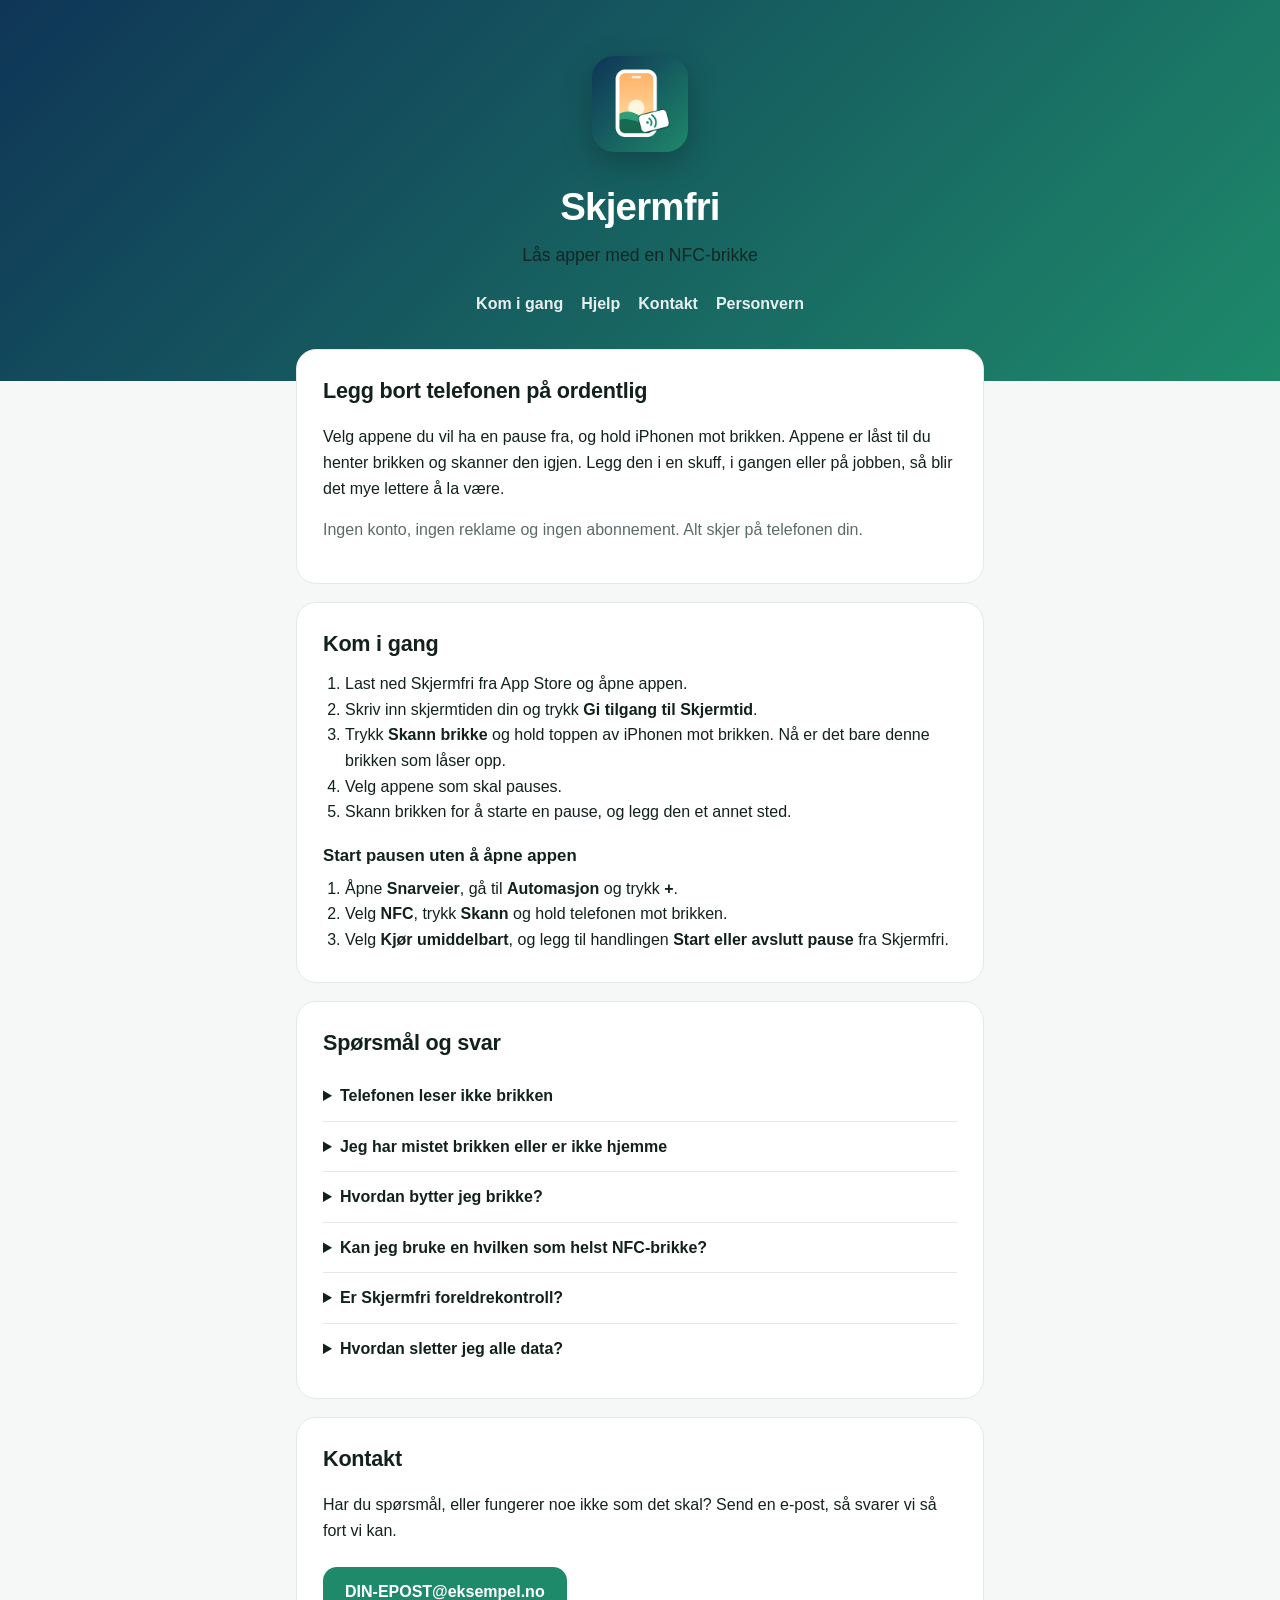
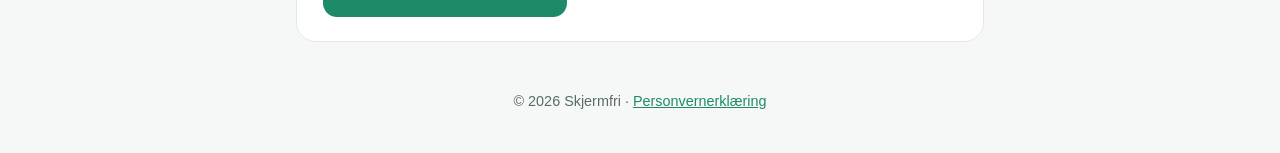
<file: index.html>
<!DOCTYPE html>
<html lang="no">
<head>
<meta charset="utf-8">
<meta name="viewport" content="width=device-width, initial-scale=1">
<title>Skjermfri: lås apper med en NFC-brikke</title>
<meta name="description" content="Skjermfri låser appene som stjeler tiden din til du henter brikken og skanner den igjen.">
<link rel="icon" href="ikon.png">
<link rel="apple-touch-icon" href="ikon.png">
<link rel="stylesheet" href="style.css">
</head>
<body>
<header class="hero">
  <img src="ikon.png" alt="Skjermfri-ikonet">
  <h1>Skjermfri</h1>
  <p>Lås apper med en NFC-brikke</p>
  <nav><a href="#kom-i-gang">Kom i gang</a><a href="#hjelp">Hjelp</a><a href="#kontakt">Kontakt</a><a href="personvern">Personvern</a></nav>
</header>

<main>
  <section class="card">
    <h2>Legg bort telefonen på ordentlig</h2>
    <p>Velg appene du vil ha en pause fra, og hold iPhonen mot brikken. Appene er låst til du henter brikken og skanner den igjen. Legg den i en skuff, i gangen eller på jobben, så blir det mye lettere å la være.</p>
    <p class="muted">Ingen konto, ingen reklame og ingen abonnement. Alt skjer på telefonen din.</p>
  </section>

  <section class="card" id="kom-i-gang">
    <h2>Kom i gang</h2>
    <ol>
      <li>Last ned Skjermfri fra App Store og åpne appen.</li>
      <li>Skriv inn skjermtiden din og trykk <strong>Gi tilgang til Skjermtid</strong>.</li>
      <li>Trykk <strong>Skann brikke</strong> og hold toppen av iPhonen mot brikken. Nå er det bare denne brikken som låser opp.</li>
      <li>Velg appene som skal pauses.</li>
      <li>Skann brikken for å starte en pause, og legg den et annet sted.</li>
    </ol>
    <h3>Start pausen uten å åpne appen</h3>
    <ol>
      <li>Åpne <strong>Snarveier</strong>, gå til <strong>Automasjon</strong> og trykk <strong>+</strong>.</li>
      <li>Velg <strong>NFC</strong>, trykk <strong>Skann</strong> og hold telefonen mot brikken.</li>
      <li>Velg <strong>Kjør umiddelbart</strong>, og legg til handlingen <strong>Start eller avslutt pause</strong> fra Skjermfri.</li>
    </ol>
  </section>

  <section class="card" id="hjelp">
    <h2>Spørsmål og svar</h2>
    <details>
      <summary>Telefonen leser ikke brikken</summary>
      <p>Hold toppen av iPhonen, ved kameraet, helt inntil brikken i et par sekunder. Tykke deksler og MagSafe-lommebøker kan stå i veien. Skjermfri virker med iPhone XS og nyere.</p>
    </details>
    <details>
      <summary>Jeg har mistet brikken eller er ikke hjemme</summary>
      <p>Trykk <strong>Har du ikke brikken? Nødopplåsing</strong> på hovedskjermen og velg 1 time eller 24 timer. Appene låses opp når tiden er ute.</p>
    </details>
    <details>
      <summary>Hvordan bytter jeg brikke?</summary>
      <p>Avslutt pausen først. Gå så til Innstillinger i Skjermfri, trykk <strong>Bytt brikke</strong> og skann den nye.</p>
    </details>
    <details>
      <summary>Kan jeg bruke en hvilken som helst NFC-brikke?</summary>
      <p>Ja, de fleste vanlige NFC-brikker fungerer. Bruk gjerne en tom brikke, ellers kan iPhonen åpne lenken som ligger på den.</p>
    </details>
    <details>
      <summary>Er Skjermfri foreldrekontroll?</summary>
      <p>Nei. Skjermfri er et verktøy du bruker på din egen telefon for å holde deg til dine egne regler.</p>
    </details>
    <details>
      <summary>Hvordan sletter jeg alle data?</summary>
      <p>Slett appen. All informasjon ligger bare på telefonen din og forsvinner sammen med appen.</p>
    </details>
  </section>

  <section class="card" id="kontakt">
    <h2>Kontakt</h2>
    <p>Har du spørsmål, eller fungerer noe ikke som det skal? Send en e-post, så svarer vi så fort vi kan.</p>
    <a class="button" href="mailto:DIN-EPOST@eksempel.no">DIN-EPOST@eksempel.no</a>
  </section>
</main>

<footer>© 2026 Skjermfri · <a href="personvern">Personvernerklæring</a></footer>
</body>
</html>
</file>
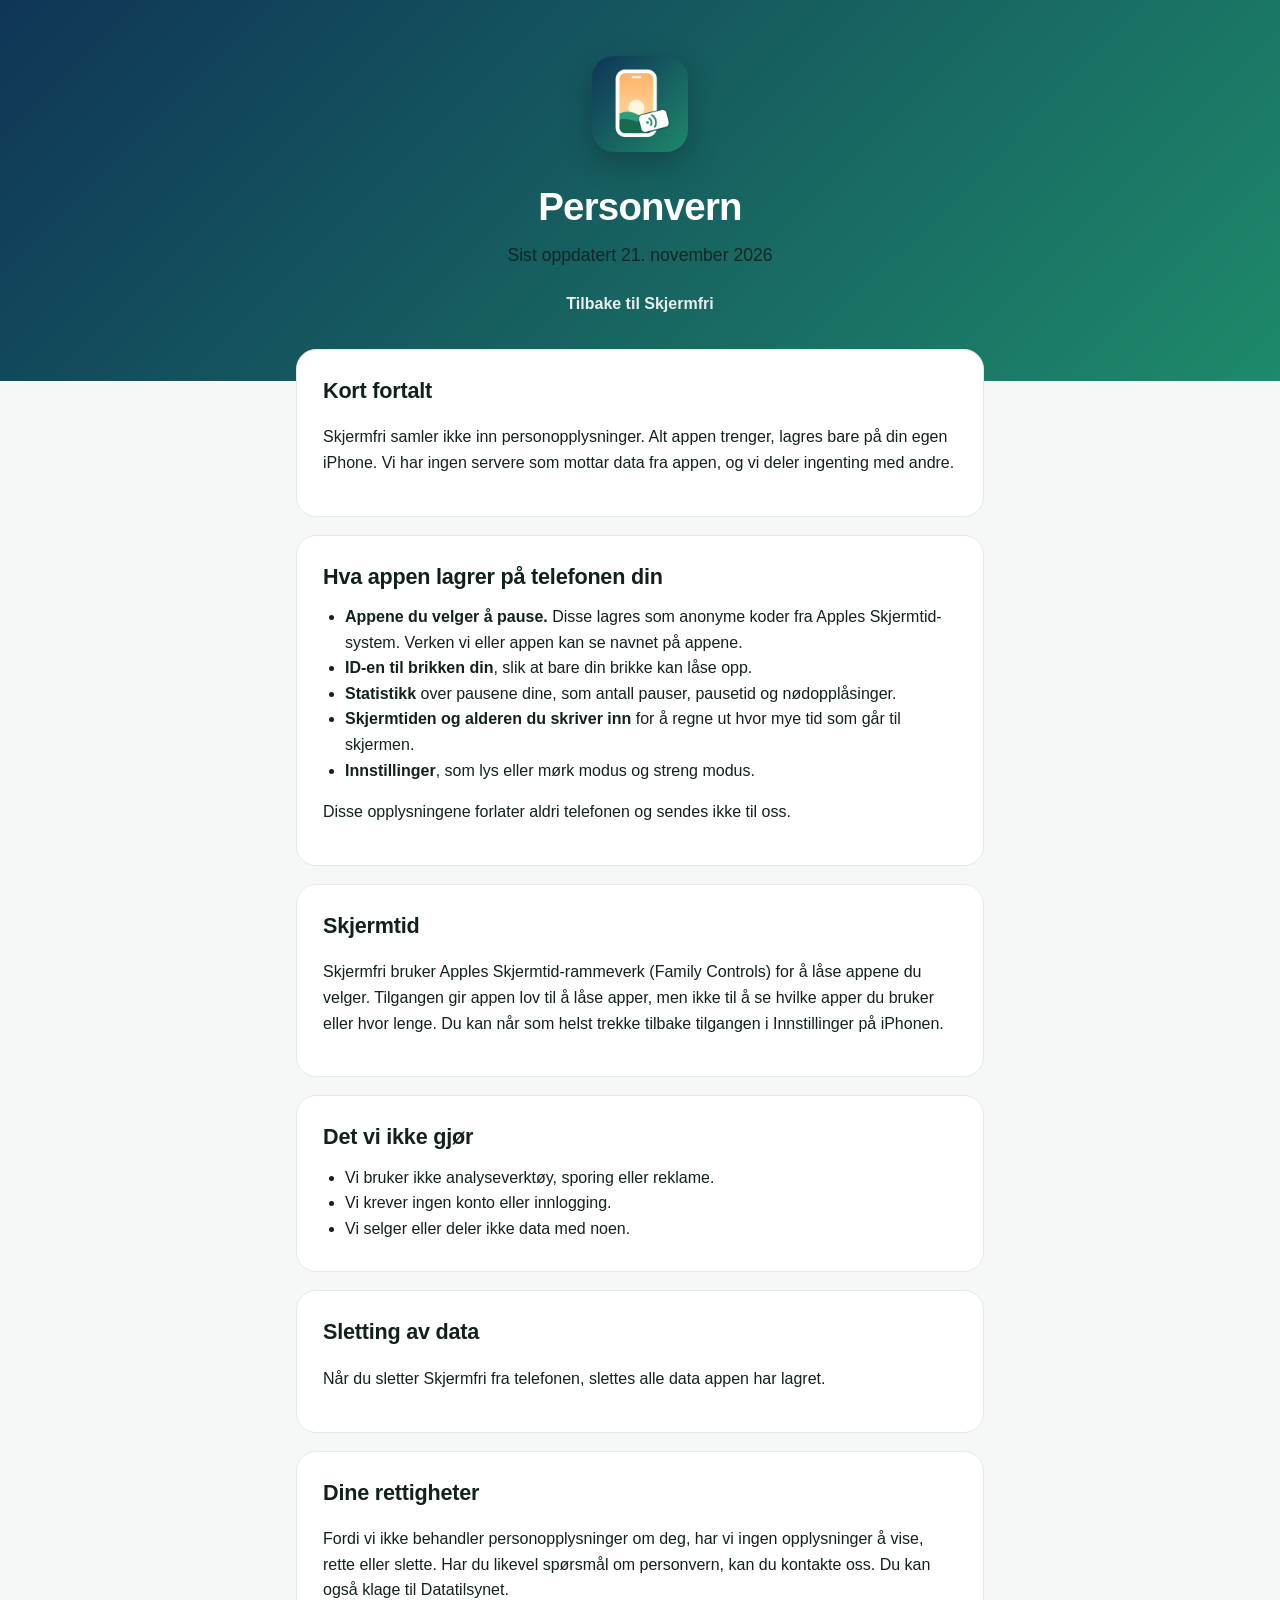
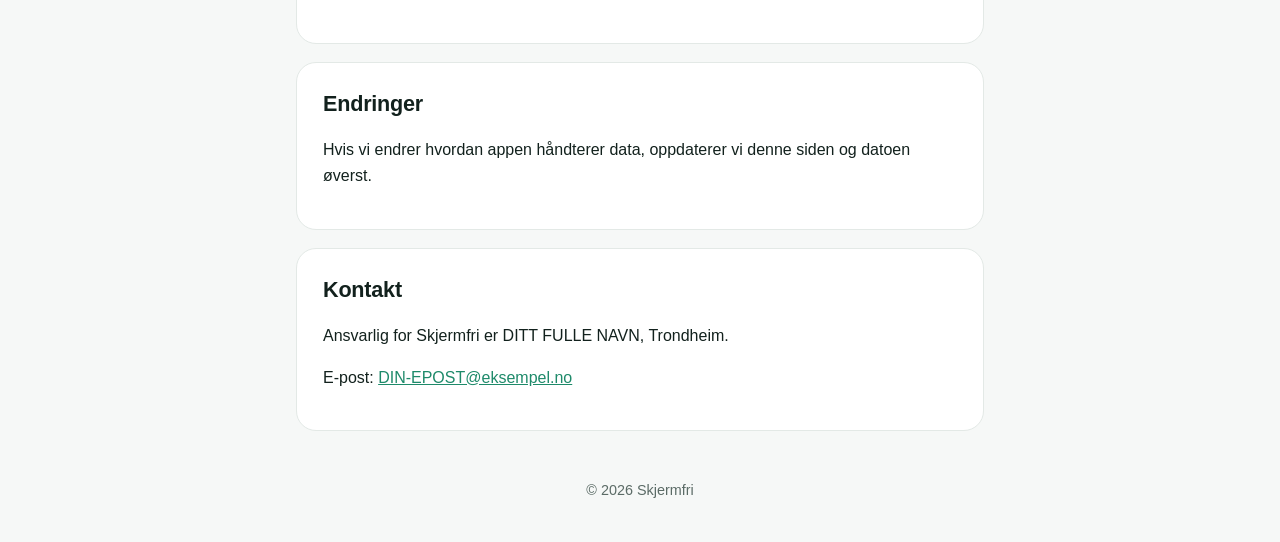
<file: personvern.html>
<!DOCTYPE html>
<html lang="no">
<head>
<meta charset="utf-8">
<meta name="viewport" content="width=device-width, initial-scale=1">
<title>Personvernerklæring for Skjermfri</title>
<link rel="icon" href="ikon.png">
<link rel="stylesheet" href="style.css">
</head>
<body>
<header class="hero">
  <img src="ikon.png" alt="Skjermfri-ikonet">
  <h1>Personvern</h1>
  <p>Sist oppdatert 21. november 2026</p>
  <nav><a href="/">Tilbake til Skjermfri</a></nav>
</header>

<main>
  <section class="card">
    <h2>Kort fortalt</h2>
    <p>Skjermfri samler ikke inn personopplysninger. Alt appen trenger, lagres bare på din egen iPhone. Vi har ingen servere som mottar data fra appen, og vi deler ingenting med andre.</p>
  </section>

  <section class="card">
    <h2>Hva appen lagrer på telefonen din</h2>
    <ul>
      <li><strong>Appene du velger å pause.</strong> Disse lagres som anonyme koder fra Apples Skjermtid-system. Verken vi eller appen kan se navnet på appene.</li>
      <li><strong>ID-en til brikken din</strong>, slik at bare din brikke kan låse opp.</li>
      <li><strong>Statistikk</strong> over pausene dine, som antall pauser, pausetid og nødopplåsinger.</li>
      <li><strong>Skjermtiden og alderen du skriver inn</strong> for å regne ut hvor mye tid som går til skjermen.</li>
      <li><strong>Innstillinger</strong>, som lys eller mørk modus og streng modus.</li>
    </ul>
    <p>Disse opplysningene forlater aldri telefonen og sendes ikke til oss.</p>
  </section>

  <section class="card">
    <h2>Skjermtid</h2>
    <p>Skjermfri bruker Apples Skjermtid-rammeverk (Family Controls) for å låse appene du velger. Tilgangen gir appen lov til å låse apper, men ikke til å se hvilke apper du bruker eller hvor lenge. Du kan når som helst trekke tilbake tilgangen i Innstillinger på iPhonen.</p>
  </section>

  <section class="card">
    <h2>Det vi ikke gjør</h2>
    <ul>
      <li>Vi bruker ikke analyseverktøy, sporing eller reklame.</li>
      <li>Vi krever ingen konto eller innlogging.</li>
      <li>Vi selger eller deler ikke data med noen.</li>
    </ul>
  </section>

  <section class="card">
    <h2>Sletting av data</h2>
    <p>Når du sletter Skjermfri fra telefonen, slettes alle data appen har lagret.</p>
  </section>

  <section class="card">
    <h2>Dine rettigheter</h2>
    <p>Fordi vi ikke behandler personopplysninger om deg, har vi ingen opplysninger å vise, rette eller slette. Har du likevel spørsmål om personvern, kan du kontakte oss. Du kan også klage til Datatilsynet.</p>
  </section>

  <section class="card">
    <h2>Endringer</h2>
    <p>Hvis vi endrer hvordan appen håndterer data, oppdaterer vi denne siden og datoen øverst.</p>
  </section>

  <section class="card">
    <h2>Kontakt</h2>
    <p>Ansvarlig for Skjermfri er DITT FULLE NAVN, Trondheim.</p>
    <p>E-post: <a href="mailto:DIN-EPOST@eksempel.no">DIN-EPOST@eksempel.no</a></p>
  </section>
</main>

<footer>© 2026 Skjermfri</footer>
</body>
</html>
</file>
<file: style.css>
:root{--bg:#f6f8f7;--card:#ffffff;--text:#12211d;--muted:#5b6b66;--green:#1E8A6A;--sun:#F0714A;--line:#e3e9e6}
@media (prefers-color-scheme:dark){:root{--bg:#0d1714;--card:#15221e;--text:#eef4f1;--muted:#9fb1aa;--line:#24342f}}
*{box-sizing:border-box}
body{margin:0;font-family:-apple-system,BlinkMacSystemFont,"SF Pro Text","Segoe UI",Roboto,sans-serif;background:var(--bg);color:var(--text);line-height:1.6}
.hero{background:linear-gradient(135deg,#0F3557,#1E8A6A);color:#fff;padding:56px 20px 64px;text-align:center}
.hero img{width:96px;height:96px;border-radius:22px;box-shadow:0 10px 30px rgba(0,0,0,.25)}
.hero h1{font-size:2.4rem;margin:16px 0 4px;letter-spacing:-.02em}
.hero p{margin:0;opacity:.9;font-size:1.1rem}
nav{display:flex;gap:18px;justify-content:center;margin-top:22px}
nav a{color:#fff;opacity:.9;text-decoration:none;font-weight:600}
nav a:hover{opacity:1;text-decoration:underline}
main{max-width:720px;margin:-32px auto 48px;padding:0 16px}
.card{background:var(--card);border:1px solid var(--line);border-radius:20px;padding:24px 26px;margin-bottom:18px}
h2{margin:0 0 10px;font-size:1.35rem;letter-spacing:-.01em}
h3{margin:18px 0 4px;font-size:1.05rem}
p,li{color:var(--text)}
.muted{color:var(--muted)}
ol,ul{padding-left:22px;margin:6px 0}
a{color:var(--green)}
.button{display:inline-block;background:var(--green);color:#fff;padding:12px 22px;border-radius:14px;text-decoration:none;font-weight:600;margin-top:8px}
details{border-top:1px solid var(--line);padding:12px 0}
details:first-of-type{border-top:none}
summary{cursor:pointer;font-weight:600}
footer{text-align:center;color:var(--muted);font-size:.9rem;padding:0 16px 40px}
</file>
